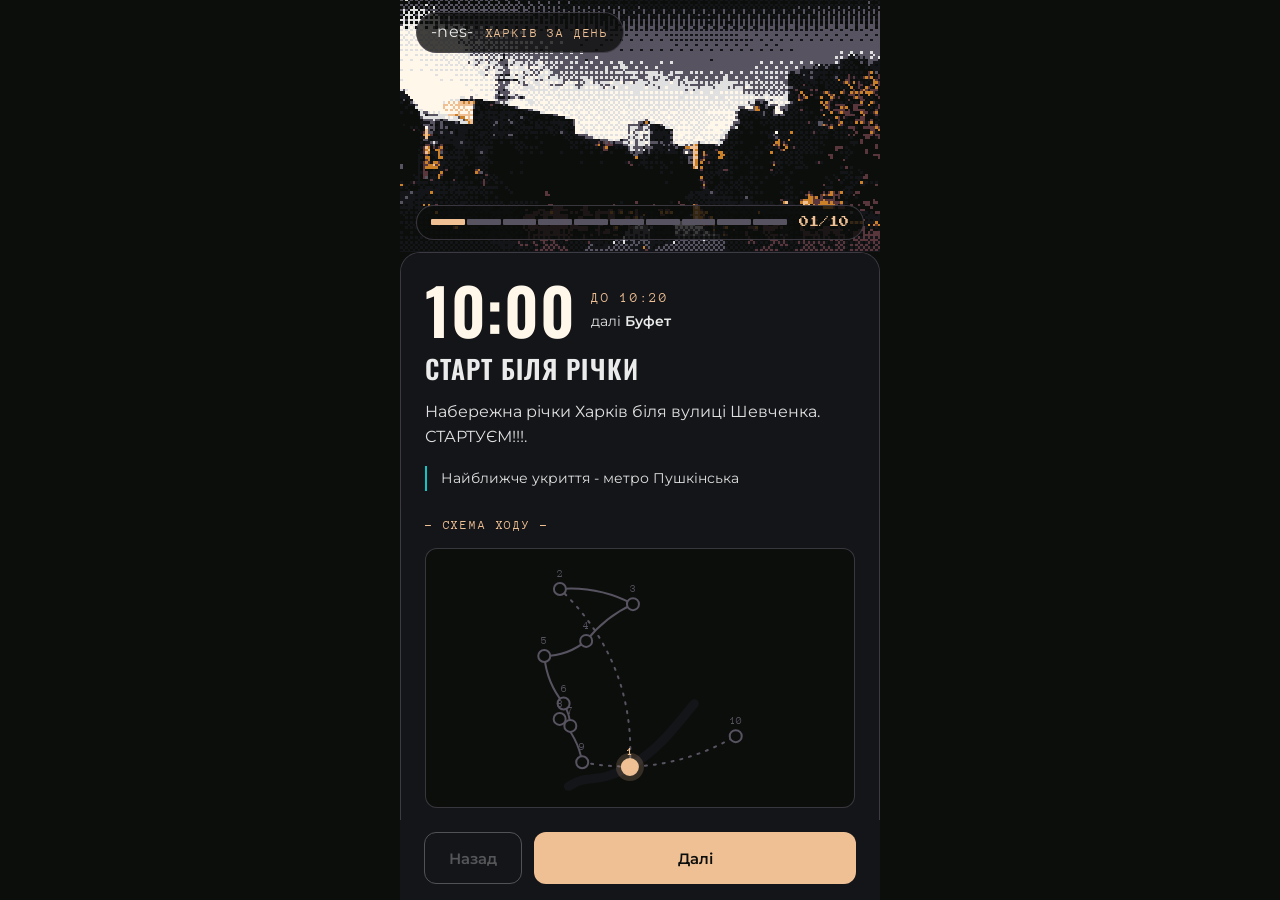
<file: index.html>
<!doctype html>
<html lang="uk">
<head>
  <meta charset="utf-8">
  <meta name="viewport" content="width=device-width, initial-scale=1, viewport-fit=cover">
  <meta name="theme-color" content="#0c0e0c">
  <meta name="color-scheme" content="dark">
  <meta name="format-detection" content="telephone=no">
  <meta name="apple-mobile-web-app-capable" content="yes">
  <meta name="mobile-web-app-capable" content="yes">
  <meta name="apple-mobile-web-app-status-bar-style" content="black-translucent">
  <meta name="apple-mobile-web-app-title" content="Харків за день">
  <title>Харків за день</title>
  <link rel="preconnect" href="https://fonts.googleapis.com">
  <link rel="preconnect" href="https://fonts.gstatic.com" crossorigin>
  <link href="https://fonts.googleapis.com/css2?family=Anonymous+Pro:wght@400;700&family=Montserrat:wght@400;500;600;700&family=Oswald:wght@400;500;600;700&family=Press+Start+2P&display=swap" rel="stylesheet">
  <link rel="stylesheet" href="style.css">
</head>
<body>
  <noscript><p style="padding:24px;color:#eaebea;font:16px/1.5 sans-serif">Потрібен JavaScript. Відкрий файл у Safari: Поділитися, потім Відкрити в Safari.</p></noscript>
  <main class="app">
    <section class="scene" aria-label="Як виглядає місце">
      <canvas id="scene" class="nes-pixelated" role="img" aria-label="Піксельна ілюстрація місця"></canvas>
      <header class="bar">
        <span class="nes-logo">-nes-</span>
        <span class="bar-title">Харків за день</span>
      </header>
      <div class="progress" aria-live="polite">
        <div class="segs" id="segs" aria-hidden="true"></div>
        <span class="count" id="progress"></span>
      </div>
    </section>

    <section class="card" id="card" aria-live="polite">
      <div class="head">
        <p class="time" id="time"></p>
        <div class="when">
          <p class="until" id="until"></p>
          <p class="after" id="after"></p>
        </div>
      </div>
      <h1 class="name" id="name"></h1>

      <div class="taxi" id="taxi" hidden>
        <div class="taxi-top">
          <canvas class="taxi-icon nes-pixelated" id="taxi-icon" aria-hidden="true"></canvas>
          <div class="taxi-info">
            <p class="eyebrow" id="taxi-title"></p>
            <p class="taxi-to" id="taxi-to"></p>
          </div>
        </div>
        <button class="taxi-copy" id="taxi-copy" type="button">
          <span class="taxi-copy-text">
            <span class="taxi-label">Адреса для таксі</span>
            <span class="taxi-addr" id="taxi-addr"></span>
          </span>
          <svg class="taxi-copy-icon" viewBox="0 0 24 24" width="22" height="22" fill="none" stroke="currentColor" stroke-width="2" stroke-linecap="round" stroke-linejoin="round" aria-hidden="true"><rect x="9" y="9" width="11" height="11" rx="2"/><path d="M5 15V6a2 2 0 0 1 2-2h9"/></svg>
          <span class="taxi-hint" id="taxi-hint" aria-live="polite"></span>
        </button>
      </div>

      <p class="leg" id="leg"></p>
      <p class="desc" id="desc"></p>
      <p class="shelter" id="shelter"></p>

      <div class="extra" id="extra" hidden>
        <canvas class="extra-img nes-pixelated" id="extra-img" role="img" aria-label="Піксельне фото страви"></canvas>
      </div>

      <div class="block">
        <p class="eyebrow">- Схема ходу -</p>
        <div class="routemap">
          <svg id="map" role="img" aria-labelledby="map-title">
            <title id="map-title">Схема від попередньої точки до поточної</title>
            <g id="river"></g>
            <g id="legs"></g>
            <g id="dots"></g>
          </svg>
        </div>
      </div>

      <div class="block">
        <p class="eyebrow" id="gmap-label">- Маршрут -</p>
        <div class="gmap">
          <iframe id="gmap" title="Маршрут у Google Maps" loading="lazy" referrerpolicy="no-referrer-when-downgrade" tabindex="-1"></iframe>
          <a class="gmap-open" id="gmap-open" target="_blank" rel="noopener" aria-label="Відкрити маршрут у Google Maps на весь екран">
            <span class="chip">На весь екран</span>
          </a>
        </div>
        <a class="route-btn" id="route" target="_blank" rel="noopener">
          <svg viewBox="0 0 24 24" width="20" height="20" fill="none" stroke="currentColor" stroke-width="2" stroke-linecap="round" stroke-linejoin="round" aria-hidden="true"><circle cx="6" cy="19" r="2"/><circle cx="18" cy="5" r="2"/><path d="M8 19h7a3 3 0 0 0 0-6H9a3 3 0 0 1 0-6h7"/></svg>
          Побудувати маршрут
        </a>
      </div>
    </section>

    <nav class="controls">
      <button class="back" id="back" type="button" aria-label="Попередня точка">Назад</button>
      <button class="next" id="next" type="button">Далі</button>
    </nav>
  </main>

  <script src="data/spots.js"></script>
  <script src="data/taxi.js"></script>
  <script src="data/places.js"></script>
  <script src="data/extra.js"></script>
  <script src="scenes.js"></script>
  <script src="app.js"></script>
</body>
</html>
</file>
<file: style.css>
@import url("https://fonts.googleapis.com/css2?family=Anonymous+Pro:wght@400;700&family=Montserrat:wght@400;500;600;700&family=Oswald:wght@400;500;600;700&family=Press+Start+2P&display=swap");

:root {
  color-scheme: dark;

  /* Палітра NES */
  --nes-black: #0c0e0c;
  --nes-white: #eaebea;
  --nes-beige: #efc094;
  --nes-bg-navy: #141519;
  --nes-bg-plum: #585360;
  --nes-bg-wine: #58363b;
  --nes-cyan: #12c5c5;
  --nes-cream: #fff7e9;
  --nes-silver: #dfe0df;

  --nes-font-display: "Oswald", "Arial Narrow", sans-serif;
  --nes-font-body: "Montserrat", "Segoe UI", Arial, sans-serif;
  --nes-font-mono: "Anonymous Pro", "Consolas", monospace;
  --nes-font-pixel: "Press Start 2P", "Anonymous Pro", monospace;

  --nes-radius-md: 12px;
  --nes-radius-lg: 20px;
}

* { box-sizing: border-box; margin: 0; }

html, body { height: 100%; overflow: hidden; overscroll-behavior: none; -webkit-text-size-adjust: 100%; text-size-adjust: 100%; }

body {
  background: var(--nes-black);
  color: var(--nes-white);
  font-family: var(--nes-font-body);
  font-size: 16px;
  line-height: 1.55;
  -webkit-font-smoothing: antialiased;
}

.nes-logo { font-family: var(--nes-font-body); font-weight: 400; letter-spacing: 0.02em; color: var(--nes-white); }
.nes-pixelated { image-rendering: crisp-edges; image-rendering: pixelated; }

.app {
  height: 100vh;
  height: var(--app-h, 100dvh);
  max-width: 480px;
  margin: 0 auto;
  display: grid;
  grid-template-rows: minmax(150px, 28%) 1fr auto;
  padding: env(safe-area-inset-top) 0 env(safe-area-inset-bottom);
}

/* ---------- Ілюстрація місця ---------- */
.scene { position: relative; overflow: hidden; }

#scene { position: absolute; top: 0; right: 0; bottom: 0; left: 0; width: 100%; height: 100%; object-fit: cover; }

.bar {
  position: absolute; z-index: 2; top: 12px; left: 16px;
  display: inline-flex; align-items: baseline; gap: 12px;
  padding: 7px 14px;
  border-radius: 999px;
  background: rgba(12, 14, 12, 0.78);
  border: 1px solid rgba(88, 83, 96, 0.6);
}
.bar-title {
  font-family: var(--nes-font-mono);
  font-size: 13px;
  text-transform: uppercase;
  letter-spacing: 0.14em;
  color: var(--nes-beige);
}

.progress {
  position: absolute; z-index: 2;
  left: 16px; right: 16px; bottom: 12px;
  display: flex; align-items: center; gap: 12px;
  padding: 9px 14px;
  border-radius: 999px;
  background: rgba(12, 14, 12, 0.78);
  border: 1px solid rgba(88, 83, 96, 0.6);
}
.segs { display: flex; gap: 2px; flex: 1; }
.seg { height: 6px; flex: 1; background: var(--nes-bg-plum); border-radius: 1px; }
.seg.on { background: var(--nes-beige); }
.count {
  font-family: var(--nes-font-pixel);
  font-size: 10px;
  color: var(--nes-beige);
  font-variant-numeric: tabular-nums;
}

/* ---------- Додаткове фото точки ---------- */
.extra { margin-top: 24px; }
.extra[hidden] { display: none; }
.extra-img {
  display: block; width: 100%; height: auto;
  border-radius: var(--nes-radius-md);
}

/* ---------- Таксі ---------- */
.taxi {
  margin-top: 16px;
  padding: 20px;
  display: flex; flex-direction: column; gap: 16px;
  border-radius: var(--nes-radius-md);
  background: var(--nes-black);
  border: 1px solid var(--nes-amber);
}
.taxi[hidden] { display: none; }
.taxi-top { display: flex; align-items: center; gap: 16px; }
.taxi-icon { flex: none; width: 124px; height: auto; }
.taxi-info { min-width: 0; flex: 1; }
.taxi .eyebrow { margin-bottom: 6px; }
.taxi-to { font-family: var(--nes-font-display); font-weight: 600; font-size: 20px; line-height: 1.2; text-transform: uppercase; letter-spacing: 0.04em; color: var(--nes-white); }

.taxi-copy {
  position: relative;
  display: grid; grid-template-columns: 1fr auto; gap: 4px 12px; align-items: center;
  width: 100%; min-height: 0;
  padding: 14px 16px;
  border: 1px solid var(--nes-bg-plum); border-radius: var(--nes-radius-md);
  background: var(--nes-bg-navy); color: var(--nes-white);
  text-align: left; font: inherit; cursor: pointer;
  transition: background 150ms ease, border-color 150ms ease;
}
.taxi-copy:hover { background: var(--nes-bg-plum); border-color: var(--nes-beige); }
.taxi-copy:focus-visible { outline: 2px solid var(--nes-cyan); outline-offset: 3px; }
.taxi-copy-text { display: flex; flex-direction: column; gap: 2px; min-width: 0; }
.taxi-label { font-family: var(--nes-font-mono); font-size: 12px; text-transform: uppercase; letter-spacing: 0.12em; color: var(--nes-beige); }
.taxi-addr { font-size: 15px; line-height: 1.4; color: var(--nes-white); }
.taxi-copy-icon { color: var(--nes-beige); }
.taxi-hint { grid-column: 1 / -1; font-family: var(--nes-font-mono); font-size: 12px; text-transform: uppercase; letter-spacing: 0.12em; color: var(--nes-silver); }
.taxi-hint.ok { color: var(--nes-mint); }

/* ---------- Схема ходу ---------- */
.block { margin-top: 24px; }
.eyebrow {
  margin-bottom: 12px;
  font-family: var(--nes-font-mono);
  font-size: 13px;
  text-transform: uppercase;
  letter-spacing: 0.14em;
  color: var(--nes-beige);
}

.routemap {
  height: 260px;
  border-radius: var(--nes-radius-md);
  background: var(--nes-black);
  border: 1px solid rgba(88, 83, 96, .6);
}
#map { width: 100%; height: 100%; display: block; }

.river { fill: none; stroke: var(--nes-bg-navy); stroke-width: 9; stroke-linecap: round; stroke-linejoin: round; }

.leg-line {
  fill: none;
  stroke: var(--nes-bg-plum);
  stroke-width: 2;
  stroke-linecap: round;
  transition: stroke 300ms ease;
}
.leg-line.taxi { stroke-dasharray: 2 7; }
.leg-line.done { stroke: var(--nes-silver); }
.leg-line.active { stroke: var(--nes-beige); stroke-width: 3; }

.dot { fill: var(--nes-black); stroke: var(--nes-bg-plum); stroke-width: 2; transition: fill 300ms ease, stroke 300ms ease; }
.dot.done { fill: var(--nes-silver); stroke: var(--nes-silver); }
.dot.current { fill: var(--nes-beige); stroke: var(--nes-beige); }
.river-edge { fill: none; stroke: var(--nes-bg-plum); stroke-width: 1; stroke-linecap: round; opacity: .5; }
.num { font: 11px var(--nes-font-mono); fill: var(--nes-bg-plum); text-anchor: middle; }
.num.done { fill: var(--nes-silver); }
.num.current { fill: var(--nes-beige); font-weight: 700; }
.lbl { font: 700 11px var(--nes-font-mono); fill: var(--nes-beige); letter-spacing: .08em; text-transform: uppercase; paint-order: stroke; stroke: var(--nes-black); stroke-width: 4px; stroke-linejoin: round; }
.halo { fill: var(--nes-beige); opacity: .18; transform-box: fill-box; transform-origin: center; }

/* ---------- Google Maps ---------- */
.gmap {
  position: relative;
  height: 220px;
  border-radius: var(--nes-radius-md);
  overflow: hidden;
  background: var(--nes-black);
  border: 1px solid rgba(88, 83, 96, .6);
}
.gmap iframe {
  width: 100%; height: 100%; border: 0; display: block;
  pointer-events: none;
  filter: invert(.92) hue-rotate(180deg) saturate(.5) brightness(.9);
}
.gmap-open { position: absolute; top: 0; right: 0; bottom: 0; left: 0; display: flex; align-items: flex-end; justify-content: flex-end; padding: 12px; }
.chip {
  padding: 8px 14px;
  border-radius: 999px;
  background: var(--nes-black);
  border: 1px solid var(--nes-bg-plum);
  color: var(--nes-white);
  font: 600 13px/1 var(--nes-font-body);
}
.gmap-open:hover .chip { background: var(--nes-bg-plum); }
.gmap-open:focus-visible { outline: 2px solid var(--nes-cyan); outline-offset: -2px; }

.route-btn {
  margin-top: 12px;
  display: flex; align-items: center; justify-content: center; gap: 10px;
  min-height: 48px;
  border-radius: var(--nes-radius-md);
  border: 1px solid var(--nes-beige);
  color: var(--nes-beige);
  font: 600 15px/1 var(--nes-font-body);
  text-decoration: none;
  transition: background 150ms ease;
}
.route-btn:hover { background: var(--nes-bg-plum); }
.route-btn:focus-visible { outline: 2px solid var(--nes-cyan); outline-offset: 3px; }

/* ---------- Картка ---------- */
.card {
  padding: 24px 24px 24px;
  overflow-y: auto;
  -webkit-overflow-scrolling: touch;
  overscroll-behavior: contain;
  background: var(--nes-bg-navy);
  border-radius: var(--nes-radius-lg) var(--nes-radius-lg) 0 0;
  border: 1px solid rgba(88, 83, 96, .6);
  border-bottom: 0;
}

.head { display: flex; align-items: center; gap: 16px; }
.when { min-width: 0; display: flex; flex-direction: column; gap: 4px; }
.until { font-family: var(--nes-font-mono); font-size: 14px; text-transform: uppercase; letter-spacing: 0.12em; color: var(--nes-beige); font-variant-numeric: tabular-nums; }
.after { font-size: 14px; line-height: 1.35; color: var(--nes-silver); }
.after b { font-weight: 600; color: var(--nes-white); }

.time {
  font-family: var(--nes-font-display);
  font-weight: 600;
  font-size: 64px;
  line-height: 1;
  letter-spacing: 0.01em;
  color: var(--nes-cream);
  font-variant-numeric: tabular-nums;
}

.name {
  margin-top: 12px;
  font-family: var(--nes-font-display);
  font-weight: 600;
  font-size: 26px;
  line-height: 1.2;
  text-transform: uppercase;
  letter-spacing: 0.04em;
  color: var(--nes-white);
}

.leg {
  margin-top: 8px;
  font-family: var(--nes-font-mono);
  font-size: 13px;
  text-transform: uppercase;
  letter-spacing: 0.14em;
  color: var(--nes-beige);
}
.leg:not(:empty)::before { content: "- "; }
.leg:not(:empty)::after { content: " -"; }
.leg:empty { display: none; }

.desc { margin-top: 16px; max-width: 34em; color: var(--nes-silver); }

.shelter {
  margin-top: 16px;
  padding: 2px 0 2px 14px;
  border-left: 2px solid var(--nes-cyan);
  font-size: 14px;
  color: var(--nes-silver);
}

/* ---------- Кнопки ---------- */
.controls {
  display: grid;
  grid-template-columns: auto 1fr;
  gap: 12px;
  padding: 12px 24px 16px;
  background: var(--nes-bg-navy);
}

button {
  -webkit-appearance: none; appearance: none;
  -webkit-tap-highlight-color: transparent;
  touch-action: manipulation;
  font: 600 15px/1 var(--nes-font-body);
  min-height: 52px;
  border-radius: var(--nes-radius-md);
  cursor: pointer;
  transition: background 150ms ease, opacity 150ms ease;
}

.back { padding: 0 24px; background: transparent; color: var(--nes-white); border: 1px solid var(--nes-silver); }
.back:hover:not(:disabled) { background: var(--nes-bg-plum); }
.back:disabled { opacity: .3; cursor: default; }

.next { background: var(--nes-beige); color: var(--nes-black); border: 0; }
.next:hover { background: var(--nes-cream); }

button:focus-visible { outline: 2px solid var(--nes-cyan); outline-offset: 3px; }

/* Поява нової точки */
.card.enter > * { animation: rise 360ms cubic-bezier(.2, .7, .2, 1) both; }
.card.enter > :nth-child(2) { animation-delay: 60ms; }
.card.enter > :nth-child(n+3) { animation-delay: 120ms; }

@keyframes rise {
  from { opacity: 0; transform: translateY(16px); }
  to   { opacity: 1; transform: none; }
}

@media (prefers-reduced-motion: reduce) {
  .card.enter > * { animation: none; }
  .leg-line, .dot, button { transition: none; }
}
</file>
